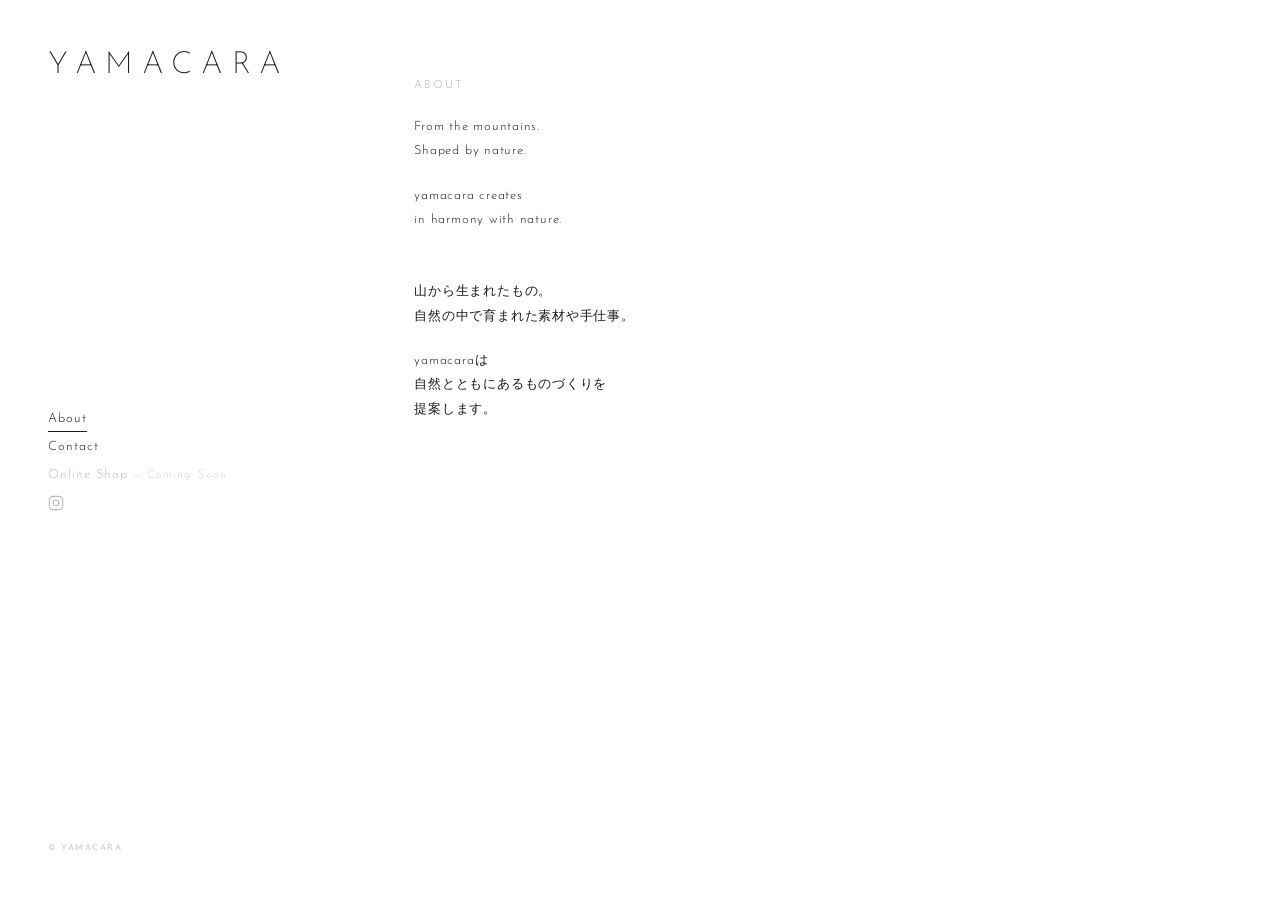
<file: about/index.html>
<!DOCTYPE html>
<html lang="ja">
<head>
<meta charset="UTF-8">
<meta name="viewport" content="width=device-width, initial-scale=1.0">
<title>About — YAMACARA</title>
<meta name="description" content="YAMACARA について。山から生まれ、自然とともにあるものづくりの思いと背景をご紹介します。">
<link rel="canonical" href="https://yamacara.com/about/">
<link rel="icon" href="/favicon.svg" type="image/svg+xml">
<meta property="og:type" content="website">
<meta property="og:site_name" content="YAMACARA">
<meta property="og:title" content="About — YAMACARA">
<meta property="og:description" content="YAMACARA について。山から生まれ、自然とともにあるものづくりの思いと背景をご紹介します。">
<meta property="og:url" content="https://yamacara.com/about/">
<meta property="og:image" content="https://yamacara.com/images/top01.webp">
<meta property="og:locale" content="ja_JP">
<meta name="twitter:card" content="summary_large_image">
<meta name="twitter:title" content="About — YAMACARA">
<meta name="twitter:description" content="YAMACARA について。山から生まれ、自然とともにあるものづくりの思いと背景をご紹介します。">
<meta name="twitter:image" content="https://yamacara.com/images/top01.webp">
<link rel="preconnect" href="https://fonts.googleapis.com">
<link href="https://fonts.googleapis.com/css2?family=Josefin+Sans:wght@100;200;300&display=swap" rel="stylesheet">
<link rel="stylesheet" href="../style.css">
<script type="application/ld+json">
{
  "@context": "https://schema.org",
  "@type": "AboutPage",
  "name": "About — YAMACARA",
  "url": "https://yamacara.com/about/",
  "description": "YAMACARA について。山から生まれ、自然とともにあるものづくりの思いと背景をご紹介します。",
  "publisher": {
    "@type": "Organization",
    "name": "YAMACARA",
    "url": "https://yamacara.com/"
  }
}
</script>
</head>
<body>

<div class="layout">

  <!-- LEFT -->
  <div class="layout-left">
    <a href="../" class="brand-name brand-link">Yamacara</a>
    <button class="hamburger" aria-label="メニュー">
      <span></span><span></span><span></span>
    </button>

    <nav class="main-nav">
      <a href="../" class="nav-home-mobile">Home</a>
      <a href="../about/" class="nav-current">About</a>
      <a href="../contact/">Contact</a>
      <span class="nav-disabled">Online Shop<small> — Coming Soon</small></span>
      <a href="https://www.instagram.com/yamacara_offical/" target="_blank" rel="noopener" class="nav-instagram" aria-label="Instagram">
        <svg xmlns="http://www.w3.org/2000/svg" viewBox="0 0 24 24" width="16" height="16" fill="none" stroke="currentColor" stroke-width="1.5" stroke-linecap="round" stroke-linejoin="round">
          <rect x="2" y="2" width="20" height="20" rx="5" ry="5"/>
          <circle cx="12" cy="12" r="4.5"/>
          <circle cx="17.5" cy="6.5" r="0.5" fill="currentColor" stroke="none"/>
        </svg>
      </a>
    </nav>

    <p class="brand-copy">© YAMACARA</p>
  </div>

  <!-- RIGHT -->
  <div class="layout-right about-right">
    <div class="about-text">
      <h1 class="about-title">About</h1>
      <div class="about-group">
        <p>From the mountains.<br>Shaped by nature.</p>
        <p>yamacara creates<br>in harmony with nature.</p>
      </div>
      <div class="about-group about-group--ja">
        <p>山から生まれたもの。<br>自然の中で育まれた素材や手仕事。</p>
        <p>yamacaraは<br>自然とともにあるものづくりを<br>提案します。</p>
      </div>
    </div>
  </div>

</div>

<script src="../burger.js"></script>
</body>
</html>
</file>
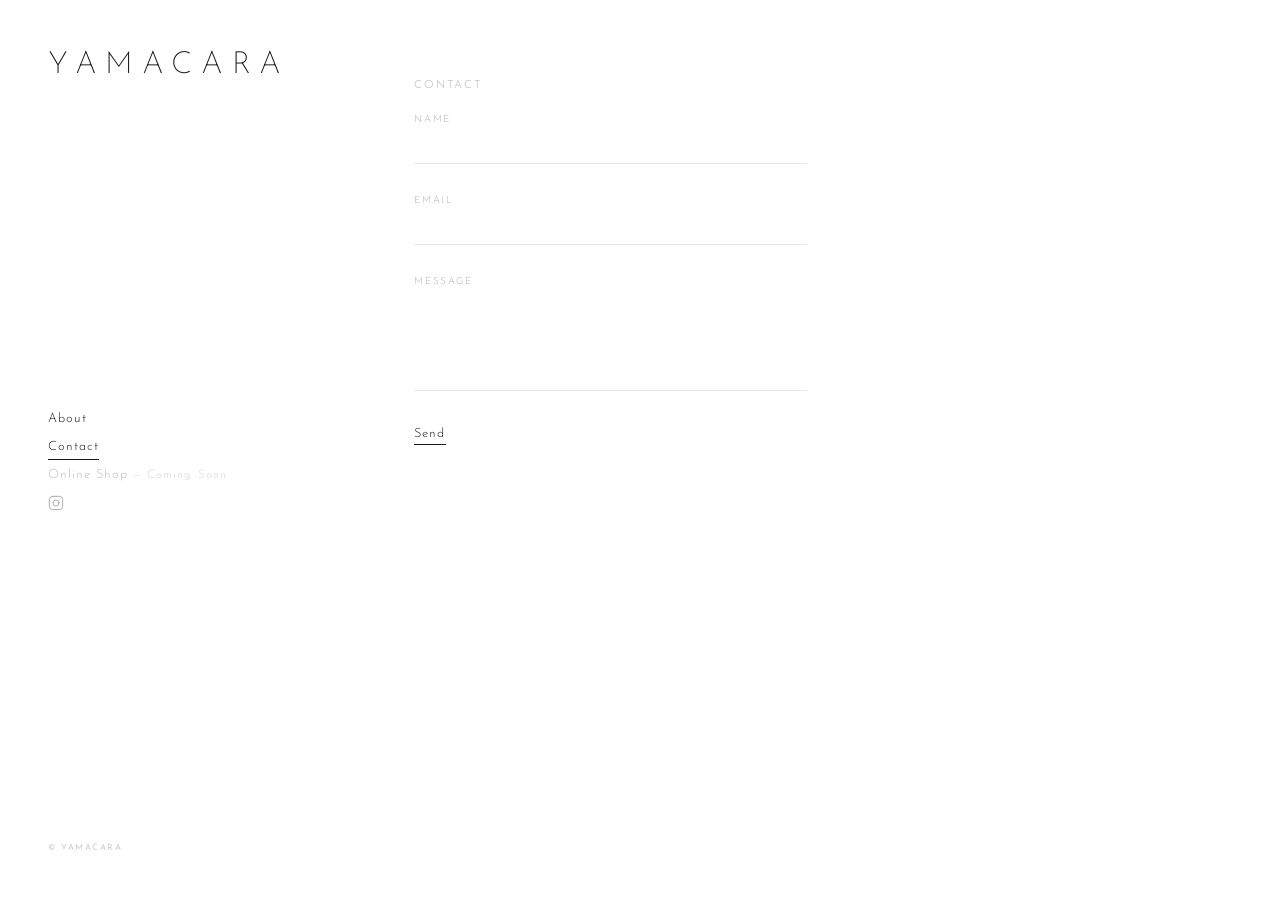
<file: contact/index.html>
<!DOCTYPE html>
<html lang="ja">
<head>
<meta charset="UTF-8">
<meta name="viewport" content="width=device-width, initial-scale=1.0">
<title>Contact — YAMACARA</title>
<meta name="description" content="YAMACARA へのお問い合わせ。ご質問やご依頼など、お気軽にご連絡ください。">
<link rel="canonical" href="https://yamacara.com/contact/">
<link rel="icon" href="/favicon.svg" type="image/svg+xml">
<meta property="og:type" content="website">
<meta property="og:site_name" content="YAMACARA">
<meta property="og:title" content="Contact — YAMACARA">
<meta property="og:description" content="YAMACARA へのお問い合わせ。ご質問やご依頼など、お気軽にご連絡ください。">
<meta property="og:url" content="https://yamacara.com/contact/">
<meta property="og:image" content="https://yamacara.com/images/top01.webp">
<meta property="og:locale" content="ja_JP">
<meta name="twitter:card" content="summary_large_image">
<meta name="twitter:title" content="Contact — YAMACARA">
<meta name="twitter:description" content="YAMACARA へのお問い合わせ。ご質問やご依頼など、お気軽にご連絡ください。">
<meta name="twitter:image" content="https://yamacara.com/images/top01.webp">
<link rel="preconnect" href="https://fonts.googleapis.com">
<link href="https://fonts.googleapis.com/css2?family=Josefin+Sans:wght@100;200;300&display=swap" rel="stylesheet">
<link rel="stylesheet" href="../style.css">
<script type="application/ld+json">
{
  "@context": "https://schema.org",
  "@type": "ContactPage",
  "name": "Contact — YAMACARA",
  "url": "https://yamacara.com/contact/",
  "description": "YAMACARA へのお問い合わせ。ご質問やご依頼など、お気軽にご連絡ください。",
  "publisher": {
    "@type": "Organization",
    "name": "YAMACARA",
    "url": "https://yamacara.com/"
  }
}
</script>
</head>
<body>

<div class="layout">

  <!-- LEFT -->
  <div class="layout-left">
    <a href="../" class="brand-name brand-link">Yamacara</a>
    <button class="hamburger" aria-label="メニュー">
      <span></span><span></span><span></span>
    </button>

    <nav class="main-nav">
      <a href="../" class="nav-home-mobile">Home</a>
      <a href="../about/">About</a>
      <a href="../contact/" class="nav-current">Contact</a>
      <span class="nav-disabled">Online Shop<small> — Coming Soon</small></span>
      <a href="https://www.instagram.com/yamacara_offical/" target="_blank" rel="noopener" class="nav-instagram" aria-label="Instagram">
        <svg xmlns="http://www.w3.org/2000/svg" viewBox="0 0 24 24" width="16" height="16" fill="none" stroke="currentColor" stroke-width="1.5" stroke-linecap="round" stroke-linejoin="round">
          <rect x="2" y="2" width="20" height="20" rx="5" ry="5"/>
          <circle cx="12" cy="12" r="4.5"/>
          <circle cx="17.5" cy="6.5" r="0.5" fill="currentColor" stroke="none"/>
        </svg>
      </a>
    </nav>

    <p class="brand-copy">© YAMACARA</p>
  </div>

  <!-- RIGHT -->
  <div class="layout-right about-right">
    <div class="about-text">
      <h1 class="about-title">Contact</h1>

      <form class="contact-form" action="https://formspree.io/f/mnjwovda" method="POST">
        <div class="form-field">
          <label for="name">Name</label>
          <input type="text" id="name" name="name" autocomplete="name" required>
        </div>
        <div class="form-field">
          <label for="email">Email</label>
          <input type="email" id="email" name="email" autocomplete="email" required>
        </div>
        <div class="form-field">
          <label for="message">Message</label>
          <textarea id="message" name="message" rows="6" required></textarea>
        </div>
        <button type="submit" class="form-submit">Send</button>
      </form>
    </div>
  </div>

</div>

<script src="../burger.js"></script>
</body>
</html>
</file>
<file: style.css>
*, *::before, *::after { box-sizing: border-box; margin: 0; padding: 0; }

:root {
  --ink: #1a1a1a;
  --muted: rgba(26,26,26,0.35);
  --border: rgba(26,26,26,0.1);
}

html, body {
  height: 100%;
  font-family: 'Josefin Sans', sans-serif;
  background: #fff;
  color: var(--ink);
  overflow: hidden;
}

/* ── LAYOUT ── */
.layout {
  display: grid;
  grid-template-columns: 28fr 72fr;
  height: 100vh;
}

/* ── LEFT ── */

.layout-left {
  display: flex;
  flex-direction: column;
  justify-content: space-between;
  padding: 52px 32px 48px 48px;
  border-right: none;
}

.brand-name {
  font-size: clamp(1.6rem, 2.4vw, 3.2rem);
  font-weight: 200;
  letter-spacing: 0.28em;
  text-transform: uppercase;
  line-height: 0.92;
  color: var(--ink);
}


.main-nav {
  display: flex;
  flex-direction: column;
  gap: 2px;
}

.main-nav a {
  font-size: 0.8rem;
  font-weight: 300;
  letter-spacing: 0.08em;
  color: var(--ink);
  text-decoration: none;
  padding: 6px 0;
  border-bottom: 1px solid transparent;
  transition: border-color 0.25s;
  width: fit-content;
}

.main-nav a:hover {
  border-bottom-color: var(--ink);
}

.nav-disabled {
  font-size: 0.8rem;
  font-weight: 300;
  letter-spacing: 0.08em;
  color: rgba(26,26,26,0.3);
  padding: 6px 0;
  cursor: default;
  display: block;
}

.nav-disabled small {
  font-size: 0.72rem;
  color: rgba(26,26,26,0.2);
}

.nav-instagram {
  display: inline-flex;
  align-items: center;
  padding: 6px 0;
  color: var(--ink);
  opacity: 0.35;
  transition: opacity 0.25s;
}

.nav-instagram:hover {
  opacity: 1;
}

.brand-link {
  color: var(--ink);
  text-decoration: none;
  font-family: 'Josefin Sans', sans-serif;
  font-size: clamp(1.6rem, 2.4vw, 3.2rem);
  font-weight: 200;
  letter-spacing: 0.28em;
  text-transform: uppercase;
  line-height: 0.92;
}

.nav-current {
  border-bottom-color: var(--ink) !important;
}

.nav-home-mobile {
  display: none;
}

.brand-copy {
  font-size: 0.54rem;
  letter-spacing: 0.18em;
  color: rgba(26,26,26,0.22);
}

/* ── RIGHT ── */
.layout-right {
  display: flex;
  flex-direction: column;
  justify-content: center;
  gap: 12px;
  padding: 80px 48px 80px 56px;
}

.photo-wrap {
  position: relative;
  flex: 0 0 auto;
  width: 80vh;
  height: 68vh;
  overflow: visible;
  clip-path: inset(0 -48px 0 0);
  cursor: grab;
  user-select: none;
}

.photo-wrap.is-dragging { cursor: grabbing; }

.photo-track {
  display: flex;
  height: 100%;
  gap: 16px;
  will-change: transform;
}

.photo-slide {
  flex: 0 0 80vh;
  height: 100%;
  background-size: cover;
  background-position: center;
  transform: translateZ(0);
}


/* ── ABOUT ── */
.about-right {
  justify-content: flex-start;
  align-items: flex-start;
  padding-right: 80px;
}

.about-text {
  display: flex;
  flex-direction: column;
  gap: 48px;
  text-align: left;
  width: 100%;
}

.about-title {
  font-size: 0.7rem;
  font-weight: 300;
  letter-spacing: 0.18em;
  text-transform: uppercase;
  color: var(--muted);
  margin-bottom: -24px;
}

.about-group {
  display: flex;
  flex-direction: column;
  gap: 20px;
  font-size: 0.8rem;
  font-weight: 300;
  letter-spacing: 0.06em;
  line-height: 1.9;
  color: var(--ink);
}

.about-group--ja {
  color: var(--ink);
}

/* ── CONTACT ── */
.contact-form {
  display: flex;
  flex-direction: column;
  gap: 32px;
  width: 50%;
}

.form-field {
  display: flex;
  flex-direction: column;
  gap: 10px;
}

.form-field label {
  font-size: 0.62rem;
  font-weight: 300;
  letter-spacing: 0.16em;
  text-transform: uppercase;
  color: var(--muted);
}

.form-field input,
.form-field textarea {
  border: none;
  border-bottom: 1px solid var(--border);
  padding: 8px 0;
  font-family: inherit;
  font-size: 0.8rem;
  font-weight: 300;
  color: var(--ink);
  background: transparent;
  outline: none;
  resize: none;
  transition: border-color 0.25s;
  width: 100%;
}

.form-field input:focus,
.form-field textarea:focus {
  border-bottom-color: var(--ink);
}

.form-submit {
  align-self: flex-start;
  background: none;
  border: none;
  border-bottom: 1px solid var(--ink);
  padding: 4px 0;
  font-family: inherit;
  font-size: 0.8rem;
  font-weight: 300;
  letter-spacing: 0.08em;
  color: var(--ink);
  cursor: pointer;
  transition: opacity 0.25s;
}

.form-submit:hover { opacity: 0.4; }

/* ── SLIDES ── */
.slide-1 { background-image: url('./images/top01.webp'); }
.slide-2 { background-image: url('./images/top02.webp'); }
.slide-3 { background-image: url('./images/top03.webp'); }
.slide-4 { background-image: url('./images/top04.webp'); }
.slide-5 { background-image: url('./images/top05.webp'); }
.slide-6 { background-image: url('./images/top06.webp'); }
.slide-7 { background-image: url('./images/top07.webp'); }
.slide-8 { background-image: url('./images/top08.webp'); }

/* hamburger — desktop では非表示 */
.hamburger { display: none; }

/* ── MOBILE ── */
@media (max-width: 768px) {
  html, body { overflow: hidden; }

  .hamburger {
    display: flex;
    flex-direction: column;
    gap: 5px;
    background: none;
    border: none;
    cursor: pointer;
    padding: 4px;
    flex-shrink: 0;
  }

  .hamburger span {
    display: block;
    width: 22px;
    height: 1px;
    background: var(--ink);
    transition: transform 0.3s ease, opacity 0.3s ease;
  }

  /* X 変形 */
  body.menu-open .hamburger span:nth-child(1) { transform: translateY(6px) rotate(45deg); }
  body.menu-open .hamburger span:nth-child(2) { opacity: 0; }
  body.menu-open .hamburger span:nth-child(3) { transform: translateY(-6px) rotate(-45deg); }

  .layout {
    grid-template-columns: 1fr;
    height: 100dvh;
    padding-top: 60px;
  }

  /* 固定ヘッダー（閉じた状態） */
  .layout-left {
    position: fixed;
    top: 0; left: 0; right: 0;
    z-index: 200;
    flex-direction: row;
    align-items: center;
    justify-content: space-between;
    padding: 0 28px;
    height: 60px;
    background: #fff;
    border-right: none;
    gap: 0;
  }

  .brand-name {
    font-size: clamp(1rem, 4vw, 1.4rem);
    line-height: 60px;
    transform: translateY(2px);
  }

  .layout-left .main-nav { display: none; }

  /* コピーライトは常時表示 — 画面下部に固定 */
  .layout-left .brand-copy {
    position: fixed;
    bottom: 24px;
    left: 28px;
    z-index: 150;
  }

  /* フルスクリーンオーバーレイ（開いた状態） */
  body.menu-open .layout-left {
    inset: 0;
    flex-direction: column;
    align-items: flex-start;
    justify-content: flex-start;
    gap: 24px;
    height: auto;
    padding: 0 28px 40px;
  }

  /* ロゴを閉じた状態と同じ高さ・位置に固定 */
  body.menu-open .brand-name {
    height: 60px;
    line-height: 60px;
    display: block;
  }

  /* 閉じるボタン（X）をヘッダーと同じ右上に配置 */
  body.menu-open .hamburger {
    position: absolute;
    top: 24px;
    right: 28px;
  }

  body.menu-open .layout-left .main-nav {
    display: flex;
    flex-direction: column;
    gap: 12px;
  }

  .nav-home-mobile {
    display: block;
  }

  .layout-right {
    padding: 24px 20px 80px;
    height: calc(100dvh - 60px);
    justify-content: center;
  }

  .photo-wrap {
    flex: 0 0 auto;
    width: 100%;
    height: 70vh;
    overflow: hidden;
    clip-path: none;
    cursor: default;
    touch-action: pan-x;
  }

  .photo-track {
    height: 100%;
  }

  .photo-slide {
    flex: 0 0 100%;
    height: 100%;
    background-size: cover;
    background-repeat: no-repeat;
  }

  .slide-1 { background-image: url('./images/top01_sp.webp'); }
  .slide-2 { background-image: url('./images/top02_sp.webp'); }
  .slide-3 { background-image: url('./images/top03_sp.webp'); }
  .slide-4 { background-image: url('./images/top04_sp.webp'); }
  .slide-5 { background-image: url('./images/top05_sp.webp'); }
  .slide-6 { background-image: url('./images/top06_sp.webp'); }
  .slide-7 { background-image: url('./images/top07_sp.webp'); }
  .slide-8 { background-image: url('./images/top08_sp.webp'); }

  .contact-form { width: 100%; }
}
</file>
